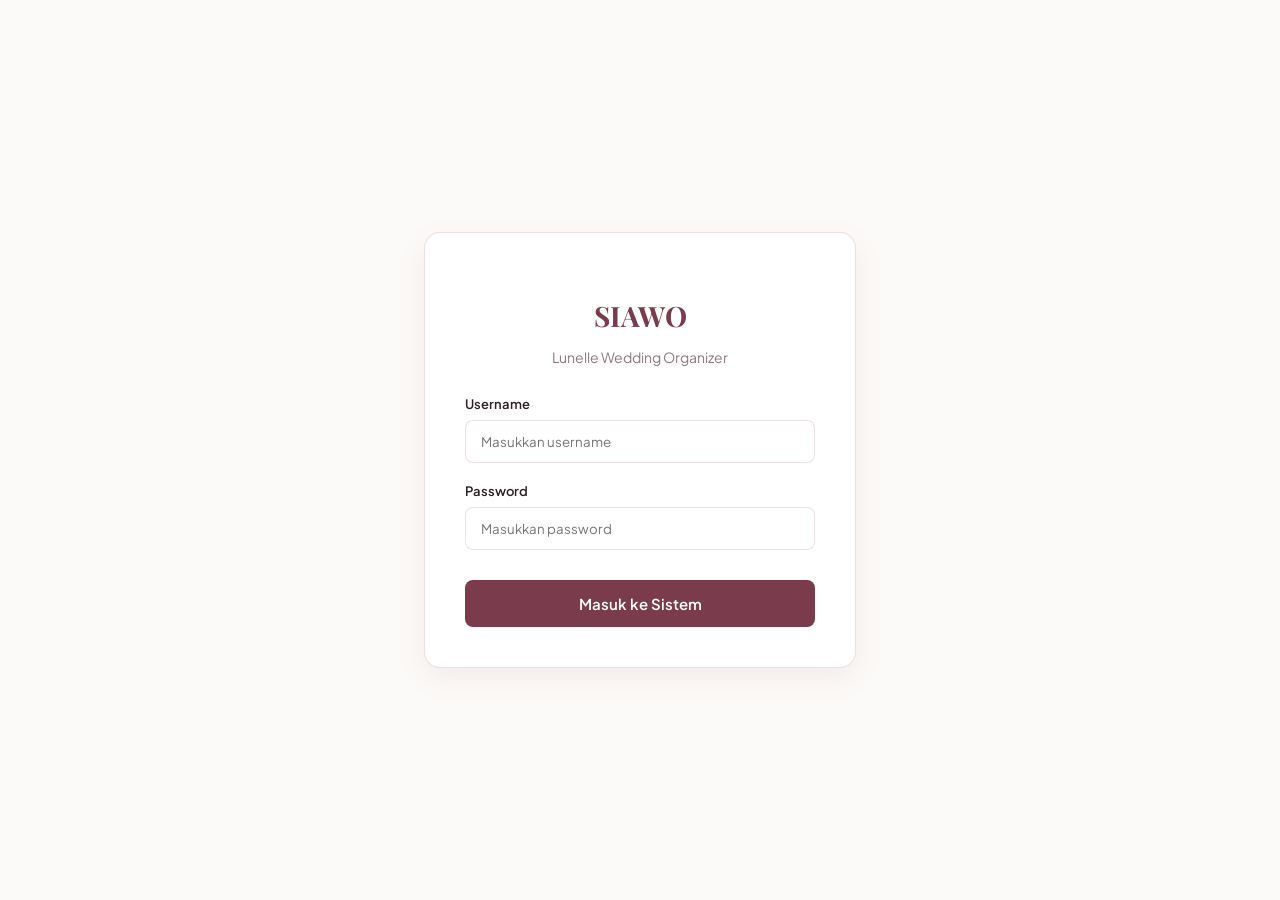
<file: Front-End/HTML/login.html>
<!DOCTYPE html>
<html lang="id">
<head>
    <meta charset="UTF-8">
    <meta name="viewport" content="width=device-width, initial-scale=1.0">
    <title>Login - SIAWO Lunelle Wedding</title>
    <link href="https://fonts.googleapis.com/css2?family=Playfair+Display:ital,wght@0,600;0,700&family=Plus+Jakarta+Sans:wght@400;500;600&display=swap" rel="stylesheet">
    <style>
        :root {
            --burgundy: #7A3B4C;
            --krem-bg: #FCFAF8;
            --pink-soft: #F9EAEF;
            --text-utama: #2D1E22;
            --border-halus: rgba(122, 59, 76, 0.15);
        }

        body {
            background-color: var(--krem-bg);
            font-family: 'Plus Jakarta Sans', sans-serif;
            display: flex;
            justify-content: center;
            align-items: center;
            height: 100vh;
            margin: 0;
        }

        .login-card {
            background: white;
            padding: 40px;
            border-radius: 16px;
            box-shadow: 0 10px 30px rgba(122, 59, 76, 0.08);
            width: 100%;
            max-width: 350px;
            text-align: center;
            border: 1px solid var(--border-halus);
        }

        .login-card h2 {
            font-family: 'Playfair Display', serif;
            color: var(--burgundy);
            margin-bottom: 5px;
            font-size: 28px;
        }

        .login-card p {
            color: #8B7A7E;
            font-size: 14px;
            margin-bottom: 30px;
        }

        .input-group {
            margin-bottom: 20px;
            text-align: left;
        }

        .input-group label {
            display: block;
            font-size: 13px;
            font-weight: 600;
            color: var(--text-utama);
            margin-bottom: 8px;
        }

        .input-group input {
            width: 100%;
            padding: 12px 15px;
            border: 1px solid var(--border-halus);
            border-radius: 8px;
            box-sizing: border-box;
            font-family: 'Plus Jakarta Sans', sans-serif;
            transition: all 0.2s ease;
        }

        .input-group input:focus {
            outline: none;
            border-color: var(--burgundy);
            box-shadow: 0 0 0 3px rgba(122, 59, 76, 0.1);
        }

        button {
            width: 100%;
            background-color: var(--burgundy);
            color: white;
            padding: 14px;
            border: none;
            border-radius: 8px;
            font-weight: 600;
            font-size: 15px;
            cursor: pointer;
            transition: all 0.2s ease;
            font-family: 'Plus Jakarta Sans', sans-serif;
            margin-top: 10px;
        }

        button:hover {
            background-color: #5d2b38;
            transform: translateY(-2px);
            box-shadow: 0 4px 12px rgba(122, 59, 76, 0.2);
        }

        #error-msg {
            color: #d84a5f;
            font-size: 13px;
            margin-top: 15px;
            display: none;
        }
    </style>
</head>
<body>

    <div class="login-card">
        <h2>SIAWO</h2>
        <p>Lunelle Wedding Organizer</p>

        <form id="loginForm">
            <div class="input-group">
                <label for="username">Username</label>
                <input type="text" id="username" placeholder="Masukkan username" required>
            </div>
            
            <div class="input-group">
                <label for="password">Password</label>
                <input type="password" id="password" placeholder="Masukkan password" required>
            </div>

            <button type="submit">Masuk ke Sistem</button>
            <p id="error-msg">Username atau Password salah!</p>
        </form>
    </div>

    <script>
        document.getElementById('loginForm').addEventListener('submit', function(e) {
            e.preventDefault(); // Mencegah web me-refresh
            
            const user = document.getElementById('username').value;
            const pass = document.getElementById('password').value;

            // Logika sederhana: Username 'admin', Password 'lunelle2026'
            if (user === 'admin' && pass === 'lunelle2026') {
                // Jika benar, arahkan ke file index.html (Dashboard)
                window.location.href = 'index.html';
            } else {
                // Jika salah, tampilkan pesan error
                document.getElementById('error-msg').style.display = 'block';
            }
        });
    </script>

</body>
</html>
</file>
